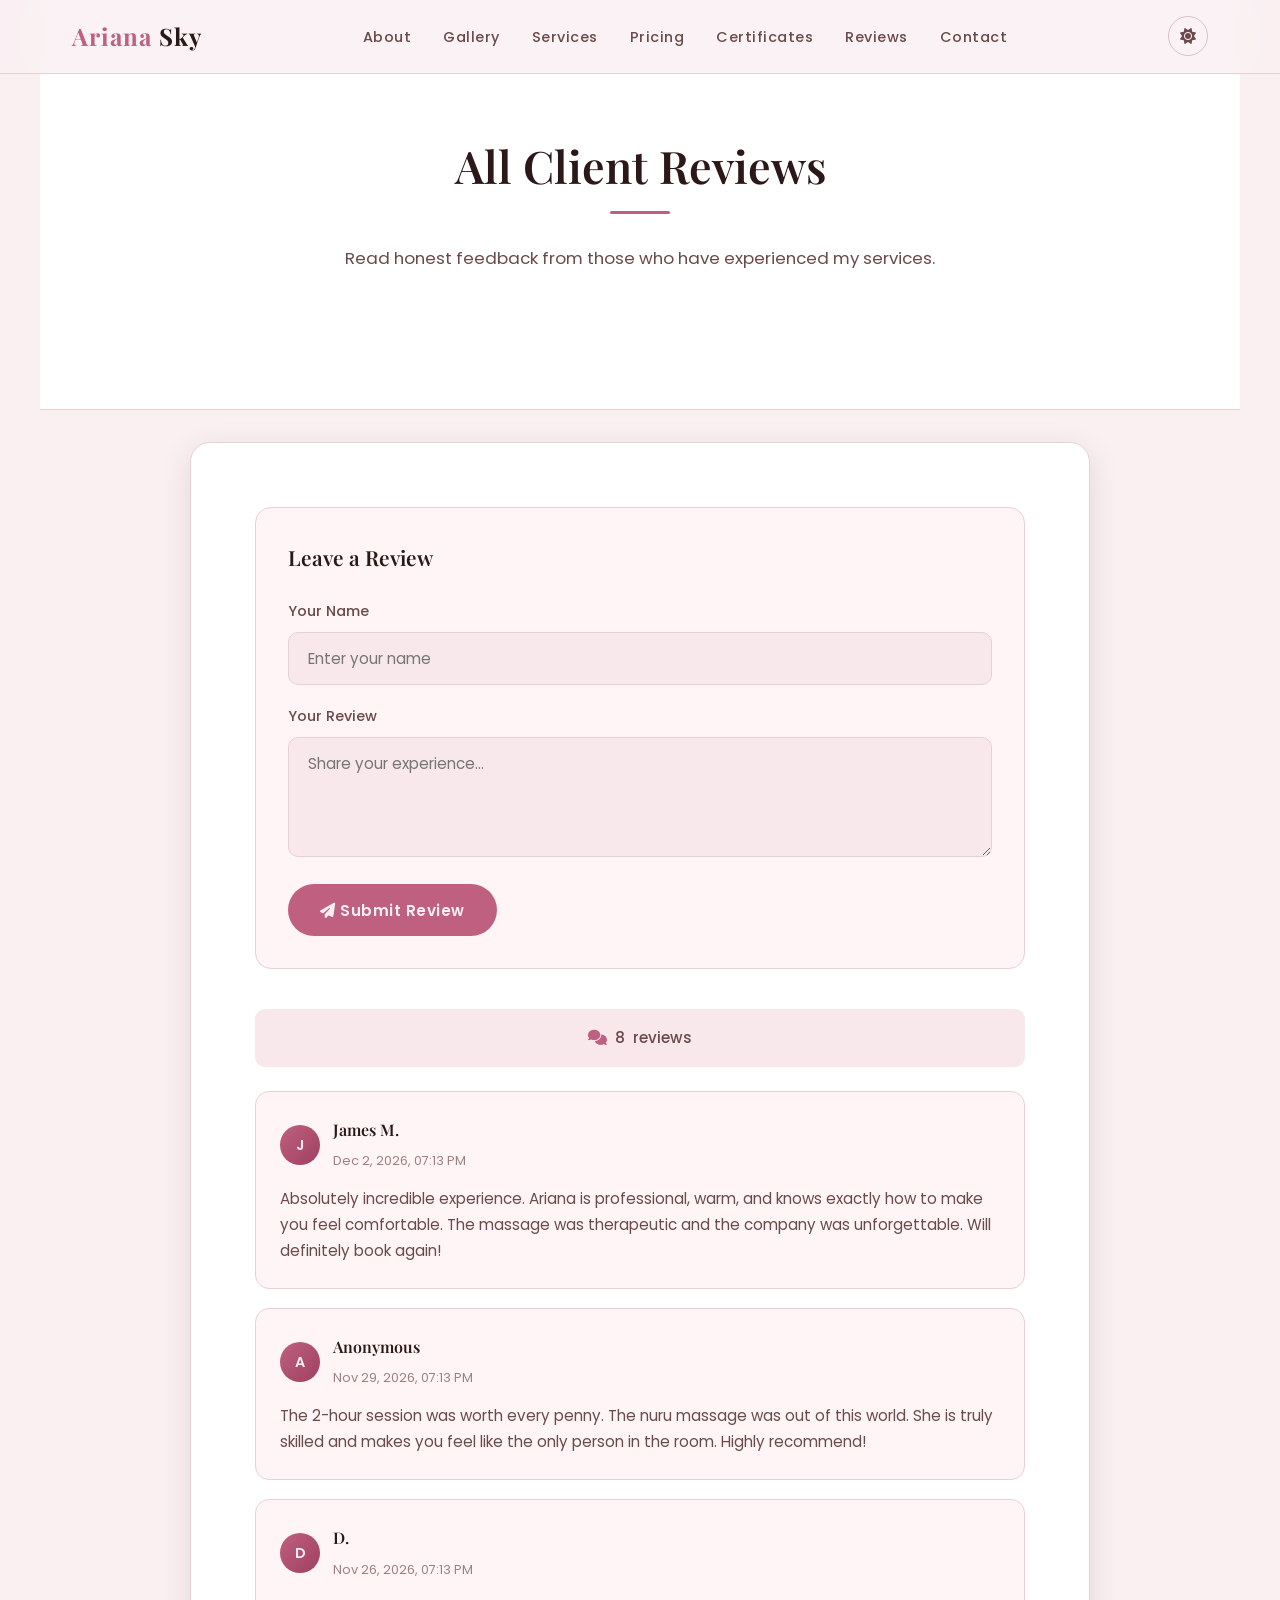
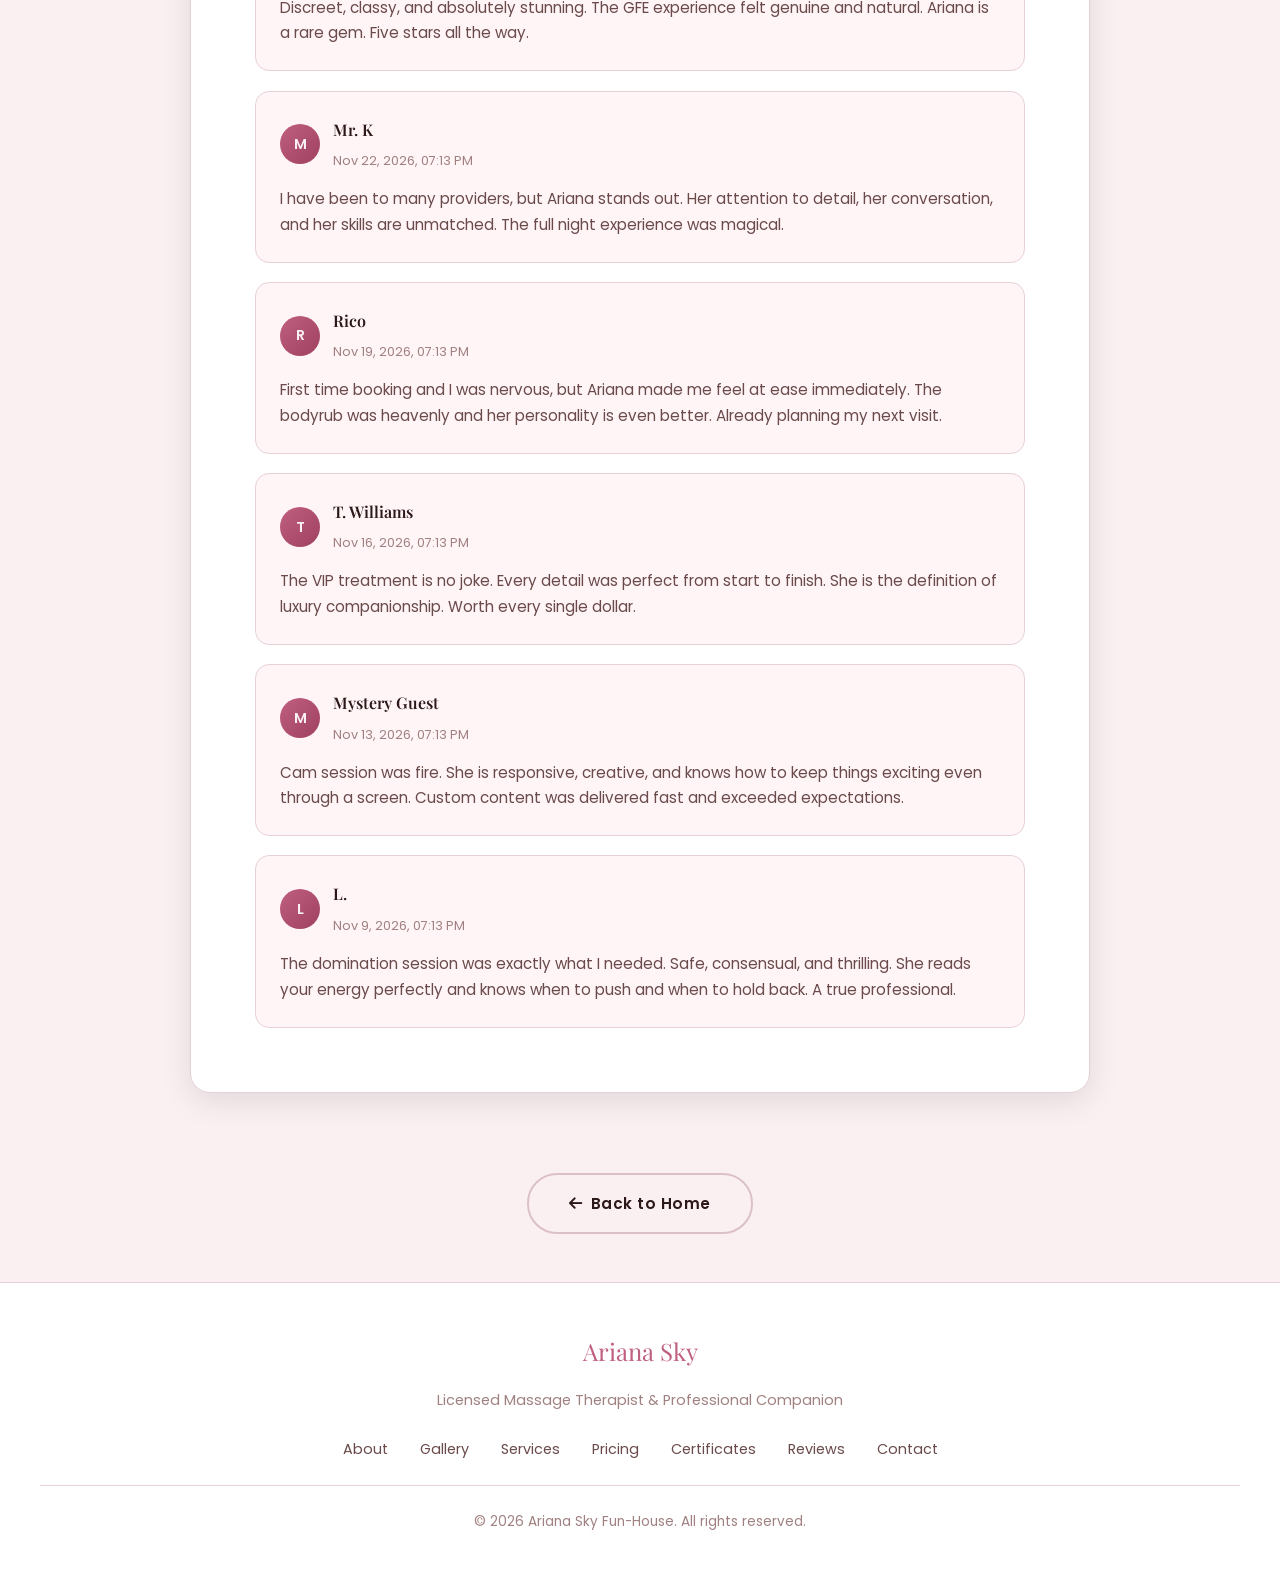
<file: reviews.html>
<!DOCTYPE html>
<html lang="en">
<head>
    <meta charset="UTF-8">
    <meta name="viewport" content="width=device-width, initial-scale=1.0">
    <title>All Reviews - Ariana Sky Fun-House</title>
    <link rel="preconnect" href="https://fonts.googleapis.com">
    <link rel="preconnect" href="https://fonts.gstatic.com" crossorigin>
    <link href="https://fonts.googleapis.com/css2?family=Playfair+Display:wght@400;500;600;700&family=Poppins:wght@300;400;500;600&display=swap" rel="stylesheet">
    <link rel="stylesheet" href="https://cdnjs.cloudflare.com/ajax/libs/font-awesome/6.5.1/css/all.min.css">
    <link rel="stylesheet" href="style.css">
</head>
<body>
    <!-- Navigation -->
    <nav class="navbar">
        <div class="nav-container">
            <a href="index.html" class="logo">Ariana <span>Sky</span></a>
            <ul class="nav-links">
                <li><a href="index.html#about">About</a></li>
                <li><a href="index.html#gallery">Gallery</a></li>
                <li><a href="index.html#services">Services</a></li>
                <li><a href="index.html#pricing">Pricing</a></li>
                <li><a href="index.html#certificates">Certificates</a></li>
                <li><a href="reviews.html">Reviews</a></li>
                <li><a href="index.html#contact">Contact</a></li>
            </ul>
            <div class="nav-actions">
                <button class="theme-toggle" id="themeToggle" title="Toggle Dark Mode">
                    <i class="fas fa-sun"></i>
                </button>
                <button class="mobile-menu-btn"><i class="fas fa-bars"></i></button>
            </div>
        </div>
    </nav>

    <!-- Reviews Page Header -->
    <section class="reviews-page-header" style="padding-top: 8rem;">
        <div class="section-header">
            <h2>All Client Reviews</h2>
            <p>Read honest feedback from those who have experienced my services.</p>
        </div>
    </section>

    <!-- All Reviews Section -->
    <section class="reviews-full">
        <div class="comments-section" style="max-width: 900px; margin: 0 auto;">
            <!-- Admin Panel (hidden by default) -->
            <div class="admin-panel" id="adminPanel">
                <div class="admin-status"><i class="fas fa-circle"></i> Admin Mode Active</div>
                <h4>Admin Controls</h4>
                <div class="admin-controls">
                    <button onclick="loadSampleComments()"><i class="fas fa-database"></i> Load Sample Data</button>
                    <button class="danger" onclick="logoutAdmin()"><i class="fas fa-sign-out-alt"></i> Logout</button>
                </div>
            </div>

            <!-- Comment Form -->
            <div class="comment-form">
                <h3 style="margin-bottom: 1.5rem; font-size: 1.3rem;">Leave a Review</h3>
                <form id="commentForm">
                    <div class="form-group">
                        <label for="commentName">Your Name</label>
                        <input type="text" id="commentName" placeholder="Enter your name" required>
                    </div>
                    <div class="form-group">
                        <label for="commentText">Your Review</label>
                        <textarea id="commentText" placeholder="Share your experience..." required></textarea>
                    </div>
                    <button type="submit" class="submit-btn"><i class="fas fa-paper-plane"></i> Submit Review</button>
                </form>
            </div>

            <!-- Reviews Count -->
            <div class="reviews-count" id="reviewsCount">
                <i class="fas fa-comments"></i> <span id="totalReviews">0</span> reviews
            </div>

            <!-- All Comments -->
            <div class="comments-list" id="allCommentsList">
                <!-- All comments loaded from Google Sheets -->
            </div>

            <!-- Pagination -->
            <div class="pagination" id="pagination">
                <button class="pagination-btn" id="prevPage" onclick="changePage(-1)">
                    <i class="fas fa-chevron-left"></i> Previous
                </button>
                <span class="pagination-info" id="pageInfo">Page 1 of 1</span>
                <button class="pagination-btn" id="nextPage" onclick="changePage(1)">
                    Next <i class="fas fa-chevron-right"></i>
                </button>
            </div>
        </div>
    </section>

    <!-- Back to Home -->
    <section class="back-home" style="text-align: center; padding: 3rem 2rem;">
        <a href="index.html" class="btn-secondary">
            <i class="fas fa-arrow-left"></i> Back to Home
        </a>
    </section>

    <!-- Footer -->
    <footer>
        <div class="footer-content">
            <div class="footer-logo">Ariana Sky</div>
            <p class="footer-text">Licensed Massage Therapist & Professional Companion</p>
            <div class="footer-links">
                <a href="index.html#about">About</a>
                <a href="index.html#gallery">Gallery</a>
                <a href="index.html#services">Services</a>
                <a href="index.html#pricing">Pricing</a>
                <a href="index.html#certificates">Certificates</a>
                <a href="reviews.html">Reviews</a>
                <a href="index.html#contact">Contact</a>
            </div>
            <div class="footer-bottom">
                &copy; 2026 Ariana Sky Fun-House. All rights reserved.
            </div>
        </div>
    </footer>

    <!-- Admin Login Modal -->
    <div class="modal-overlay" id="adminModal">
        <div class="modal">
            <h3><i class="fas fa-lock"></i> Admin Access</h3>
            <p>Enter your admin password to manage reviews and content.</p>
            <div class="form-group">
                <label for="adminPassword">Password</label>
                <input type="password" id="adminPassword" placeholder="Enter admin password">
            </div>
            <div class="modal-actions">
                <button class="btn-cancel" onclick="closeAdminModal()">Cancel</button>
                <button class="btn-confirm" onclick="loginAdmin()">Login</button>
            </div>
        </div>
    </div>

    <!-- Toast Container -->
    <div class="toast" id="toast">
        <i class="fas fa-check-circle"></i>
        <span id="toastMessage">Message</span>
    </div>

    <script src="script.js"></script>
    <script>
        // Reviews page specific: load all comments with pagination
        const COMMENTS_PER_PAGE = 10;
        let currentPage = 1;

        function renderAllComments() {
            const list = document.getElementById('allCommentsList');
            const countEl = document.getElementById('totalReviews');
            const allComments = getAllComments();

            countEl.textContent = allComments.length;

            const totalPages = Math.ceil(allComments.length / COMMENTS_PER_PAGE);

            if (allComments.length === 0) {
                list.innerHTML = '<div class="no-comments"><i class="fas fa-comments"></i><p>No reviews yet. Be the first to share your experience!</p></div>';
                document.getElementById('pagination').style.display = 'none';
                return;
            }

            const start = (currentPage - 1) * COMMENTS_PER_PAGE;
            const end = start + COMMENTS_PER_PAGE;
            const pageComments = allComments.slice(start, end);

            list.innerHTML = pageComments.map((comment) => `
                <div class="comment-item" data-id="${comment.id}">
                    <div class="comment-header">
                        <div class="comment-author">
                            <div class="comment-avatar">${comment.name.charAt(0).toUpperCase()}</div>
                            <div class="comment-meta">
                                <h4>${escapeHtml(comment.name)}</h4>
                                <time>${formatDate(comment.date)}</time>
                            </div>
                        </div>
                        ${isAdmin ? `
                            <div class="comment-actions">
                                ${!comment.isPreloaded ? `
                                <button class="edit-btn" onclick="editComment('${comment.id}')" title="Edit">
                                    <i class="fas fa-pen"></i>
                                </button>
                                ` : ''}
                                <button onclick="deleteComment('${comment.id}')" title="Delete">
                                    <i class="fas fa-trash"></i>
                                </button>
                            </div>
                        ` : ''}
                    </div>
                    <div class="comment-text">${escapeHtml(comment.text)}</div>
                </div>
            `).join('');

            // Update pagination
            document.getElementById('pageInfo').textContent = `Page ${currentPage} of ${totalPages}`;
            document.getElementById('prevPage').disabled = currentPage === 1;
            document.getElementById('nextPage').disabled = currentPage === totalPages || totalPages === 0;
            document.getElementById('pagination').style.display = totalPages > 1 ? 'flex' : 'none';
        }

        function changePage(direction) {
            const allComments = getAllComments();
            const totalPages = Math.ceil(allComments.length / COMMENTS_PER_PAGE);
            currentPage += direction;
            if (currentPage < 1) currentPage = 1;
            if (currentPage > totalPages) currentPage = totalPages;
            renderAllComments();
            window.scrollTo({ top: 0, behavior: 'smooth' });
        }

        // Load all comments on page load
        if (document.getElementById('allCommentsList')) {
            renderAllComments();
        }
    </script>
</body>
</html>
</file>
<file: style.css>
/* ========================
   ARIANA SKY FUN-HOUSE
   Pink & Cream Theme
   ======================== */

:root {
    --bg-primary: #faf0f2;
    --bg-secondary: #ffffff;
    --bg-card: #fff5f7;
    --bg-elevated: #f8e8ec;
    --text-primary: #2c1818;
    --text-secondary: #6a4a4a;
    --text-muted: #a08080;
    --accent: #c06080;
    --accent-hover: #a04060;
    --accent-glow: rgba(192, 96, 128, 0.2);
    --border: #e8d0d8;
    --border-light: #dcc0c8;
    --danger: #c94e6e;
    --danger-hover: #d66080;
    --success: #6a9e7a;
    --shadow: 0 8px 32px rgba(0,0,0,0.1);
    --shadow-sm: 0 2px 8px rgba(0,0,0,0.06);
    --transition: all 0.3s cubic-bezier(0.4, 0, 0.2, 1);
}

[data-theme="dark"] {
    --bg-primary: #1a0f14;
    --bg-secondary: #24161c;
    --bg-card: #2a1a20;
    --bg-elevated: #331f28;
    --text-primary: #f5e6d8;
    --text-secondary: #d4b8a8;
    --text-muted: #a08070;
    --accent: #e8a4b8;
    --accent-hover: #f0b8c8;
    --accent-glow: rgba(232, 164, 184, 0.3);
    --border: #3a252e;
    --border-light: #4a2f3a;
    --shadow: 0 8px 32px rgba(0,0,0,0.4);
    --shadow-sm: 0 2px 8px rgba(0,0,0,0.2);
}

* {
    margin: 0;
    padding: 0;
    box-sizing: border-box;
}

html {
    scroll-behavior: smooth;
}

body {
    font-family: 'Poppins', sans-serif;
    background: var(--bg-primary);
    color: var(--text-primary);
    line-height: 1.7;
    transition: var(--transition);
    overflow-x: hidden;
}

h1, h2, h3, h4 {
    font-family: 'Playfair Display', serif;
    font-weight: 600;
}

/* Scrollbar */
::-webkit-scrollbar {
    width: 8px;
}
::-webkit-scrollbar-track {
    background: var(--bg-primary);
}
::-webkit-scrollbar-thumb {
    background: var(--accent);
    border-radius: 4px;
}

/* Navigation */
.navbar {
    position: fixed;
    top: 0;
    left: 0;
    right: 0;
    z-index: 1000;
    background: rgba(250, 240, 242, 0.85);
    backdrop-filter: blur(20px);
    border-bottom: 1px solid var(--border);
    transition: var(--transition);
}

[data-theme="dark"] .navbar {
    background: rgba(26, 15, 20, 0.85);
}

.nav-container {
    max-width: 1200px;
    margin: 0 auto;
    padding: 1rem 2rem;
    display: flex;
    justify-content: space-between;
    align-items: center;
}

.logo {
    font-family: 'Playfair Display', serif;
    font-size: 1.5rem;
    font-weight: 700;
    color: var(--accent);
    text-decoration: none;
    letter-spacing: 1px;
}

.logo span {
    color: var(--text-primary);
}

.nav-links {
    display: flex;
    gap: 2rem;
    align-items: center;
    list-style: none;
}

.nav-links a {
    color: var(--text-secondary);
    text-decoration: none;
    font-size: 0.9rem;
    font-weight: 500;
    letter-spacing: 0.5px;
    transition: var(--transition);
    position: relative;
}

.nav-links a::after {
    content: '';
    position: absolute;
    bottom: -4px;
    left: 0;
    width: 0;
    height: 2px;
    background: var(--accent);
    transition: var(--transition);
}

.nav-links a:hover {
    color: var(--accent);
}

.nav-links a:hover::after {
    width: 100%;
}

.nav-actions {
    display: flex;
    gap: 1rem;
    align-items: center;
}

.theme-toggle {
    background: none;
    border: 1px solid var(--border-light);
    color: var(--text-secondary);
    width: 40px;
    height: 40px;
    border-radius: 50%;
    cursor: pointer;
    display: flex;
    align-items: center;
    justify-content: center;
    transition: var(--transition);
    font-size: 1rem;
}

.theme-toggle:hover {
    border-color: var(--accent);
    color: var(--accent);
    transform: rotate(20deg);
}

.admin-btn {
    background: var(--accent);
    color: var(--bg-primary);
    border: none;
    padding: 0.6rem 1.2rem;
    border-radius: 30px;
    font-family: 'Poppins', sans-serif;
    font-weight: 600;
    font-size: 0.85rem;
    cursor: pointer;
    transition: var(--transition);
    letter-spacing: 0.5px;
}

.admin-btn:hover {
    background: var(--accent-hover);
    transform: translateY(-2px);
    box-shadow: 0 4px 15px var(--accent-glow);
}

.mobile-menu-btn {
    display: none;
    background: none;
    border: none;
    color: var(--text-primary);
    font-size: 1.5rem;
    cursor: pointer;
}

/* Hero Section */
.hero {
    min-height: 100vh;
    display: flex;
    align-items: center;
    justify-content: center;
    position: relative;
    overflow: hidden;
    padding: 6rem 2rem 4rem;
}

.hero-bg {
    position: absolute;
    inset: 0;
    background: linear-gradient(135deg, #f8e0e0 0%, #faf0f2 50%, #f5e0e8 100%);
    z-index: -2;
}

[data-theme="dark"] .hero-bg {
    background: linear-gradient(135deg, #1a0a10 0%, #1a0f14 50%, #241018 100%);
}

.hero-particles {
    position: absolute;
    inset: 0;
    z-index: -1;
    opacity: 0.3;
}

.hero-content {
    text-align: center;
    max-width: 800px;
    z-index: 1;
}

.hero-logo {
    margin-bottom: 1.5rem;
    animation: fadeInUp 0.8s ease;
}

.hero-logo-img {
    max-width: 200px;
    height: auto;
    border-radius: 16px;
    filter: drop-shadow(0 4px 20px rgba(192, 96, 128, 0.3));
}

.hero-badge {
    display: inline-block;
    padding: 0.4rem 1.2rem;
    border: 1px solid var(--accent);
    border-radius: 30px;
    color: var(--accent);
    font-size: 0.8rem;
    font-weight: 500;
    letter-spacing: 2px;
    text-transform: uppercase;
    margin-bottom: 1.5rem;
    animation: fadeInUp 0.8s ease 0.2s both;
}

.hero h1 {
    font-size: clamp(2.5rem, 6vw, 4.5rem);
    line-height: 1.1;
    margin-bottom: 1.5rem;
    animation: fadeInUp 0.8s ease 0.4s both;
}

.hero h1 .highlight {
    color: var(--accent);
    position: relative;
}

.hero p {
    font-size: 1.1rem;
    color: var(--text-secondary);
    max-width: 600px;
    margin: 0 auto 2.5rem;
    animation: fadeInUp 0.8s ease 0.6s both;
}

.hero-cta {
    display: flex;
    gap: 1rem;
    justify-content: center;
    flex-wrap: wrap;
    animation: fadeInUp 0.8s ease 0.8s both;
}

.btn-primary {
    background: var(--accent);
    color: var(--bg-primary);
    padding: 1rem 2.5rem;
    border-radius: 30px;
    text-decoration: none;
    font-weight: 600;
    font-size: 0.95rem;
    letter-spacing: 0.5px;
    transition: var(--transition);
    display: inline-block;
    border: 2px solid var(--accent);
}

.btn-primary:hover {
    background: transparent;
    color: var(--accent);
    transform: translateY(-3px);
    box-shadow: 0 8px 25px var(--accent-glow);
}

.btn-secondary {
    background: transparent;
    color: var(--text-primary);
    padding: 1rem 2.5rem;
    border-radius: 30px;
    text-decoration: none;
    font-weight: 600;
    font-size: 0.95rem;
    letter-spacing: 0.5px;
    transition: var(--transition);
    display: inline-block;
    border: 2px solid var(--border-light);
}

.btn-secondary:hover {
    border-color: var(--accent);
    color: var(--accent);
    transform: translateY(-3px);
}

/* Section Styles */
section {
    padding: 5rem 2rem;
    max-width: 1200px;
    margin: 0 auto;
}

.section-header {
    text-align: center;
    margin-bottom: 3.5rem;
}

.section-header h2 {
    font-size: clamp(2rem, 4vw, 2.8rem);
    margin-bottom: 1rem;
    position: relative;
    display: inline-block;
}

.section-header h2::after {
    content: '';
    position: absolute;
    bottom: -10px;
    left: 50%;
    transform: translateX(-50%);
    width: 60px;
    height: 3px;
    background: var(--accent);
    border-radius: 2px;
}

.section-header p {
    color: var(--text-secondary);
    max-width: 600px;
    margin: 1.5rem auto 0;
    font-size: 1.05rem;
}

/* About Section */
.about {
    background: var(--bg-secondary);
    border-radius: 20px;
    margin: 2rem auto;
    padding: 4rem;
    box-shadow: var(--shadow);
    border: 1px solid var(--border);
}

.about-grid {
    display: grid;
    grid-template-columns: 1fr 1fr;
    gap: 4rem;
    align-items: center;
}

.about-image {
    position: relative;
    border-radius: 16px;
    overflow: hidden;
    aspect-ratio: 3/4;
    background: var(--bg-elevated);
    display: flex;
    align-items: center;
    justify-content: center;
}

.about-image-placeholder {
    width: 100%;
    height: 100%;
    background: linear-gradient(135deg, var(--bg-elevated), var(--bg-card));
    display: flex;
    flex-direction: column;
    align-items: center;
    justify-content: center;
    color: var(--text-muted);
}

.about-image-placeholder i {
    font-size: 4rem;
    margin-bottom: 1rem;
    color: var(--accent);
    opacity: 0.5;
}

.about-image::before {
    content: '';
    position: absolute;
    inset: -2px;
    border-radius: 18px;
    background: linear-gradient(135deg, var(--accent), transparent, var(--accent));
    z-index: -1;
    opacity: 0.3;
}

.about-content h3 {
    font-size: 2rem;
    margin-bottom: 1.5rem;
    color: var(--accent);
}

.about-content p {
    color: var(--text-secondary);
    margin-bottom: 1.2rem;
    font-size: 1.05rem;
}

.values-list {
    display: grid;
    grid-template-columns: 1fr 1fr;
    gap: 1rem;
    margin-top: 2rem;
}

.value-item {
    display: flex;
    align-items: center;
    gap: 0.8rem;
    padding: 0.8rem 1rem;
    background: var(--bg-card);
    border-radius: 10px;
    border: 1px solid var(--border);
    transition: var(--transition);
}

.value-item:hover {
    border-color: var(--accent);
    transform: translateX(5px);
}

.value-item i {
    color: var(--accent);
    font-size: 1.1rem;
}

.value-item span {
    font-weight: 500;
    font-size: 0.95rem;
}

/* Services Section */
.services-grid {
    display: grid;
    grid-template-columns: repeat(auto-fit, minmax(280px, 1fr));
    gap: 1.5rem;
}

.service-card {
    background: var(--bg-card);
    border: 1px solid var(--border);
    border-radius: 16px;
    padding: 2rem;
    transition: var(--transition);
    position: relative;
    overflow: hidden;
}

.service-card::before {
    content: '';
    position: absolute;
    top: 0;
    left: 0;
    right: 0;
    height: 3px;
    background: linear-gradient(90deg, var(--accent), transparent);
    opacity: 0;
    transition: var(--transition);
}

.service-card:hover {
    transform: translateY(-5px);
    box-shadow: var(--shadow);
    border-color: var(--border-light);
}

.service-card:hover::before {
    opacity: 1;
}

.service-icon {
    width: 50px;
    height: 50px;
    background: var(--bg-elevated);
    border-radius: 12px;
    display: flex;
    align-items: center;
    justify-content: center;
    margin-bottom: 1.2rem;
    font-size: 1.3rem;
    color: var(--accent);
    border: 1px solid var(--border);
}

.service-card h3 {
    font-size: 1.3rem;
    margin-bottom: 0.8rem;
}

.service-card p {
    color: var(--text-secondary);
    font-size: 0.95rem;
    line-height: 1.6;
}

/* Pricing Section */
.pricing {
    background: var(--bg-secondary);
    border-radius: 20px;
    padding: 4rem;
    box-shadow: var(--shadow);
    border: 1px solid var(--border);
}

.pricing-grid {
    display: grid;
    grid-template-columns: repeat(auto-fit, minmax(300px, 1fr));
    gap: 1.5rem;
}

.pricing-card {
    background: var(--bg-card);
    border: 1px solid var(--border);
    border-radius: 16px;
    padding: 2rem;
    transition: var(--transition);
    position: relative;
}

.pricing-card.featured {
    border-color: var(--accent);
    transform: scale(1.02);
}

.pricing-card.featured::before {
    content: 'Most Popular';
    position: absolute;
    top: -12px;
    left: 50%;
    transform: translateX(-50%);
    background: var(--accent);
    color: var(--bg-primary);
    padding: 0.3rem 1rem;
    border-radius: 20px;
    font-size: 0.75rem;
    font-weight: 600;
    letter-spacing: 0.5px;
}

.pricing-card:hover {
    transform: translateY(-5px);
    box-shadow: var(--shadow);
}

.pricing-card.featured:hover {
    transform: scale(1.02) translateY(-5px);
}

.pricing-header {
    margin-bottom: 1.5rem;
    padding-bottom: 1.5rem;
    border-bottom: 1px solid var(--border);
}

.pricing-header h3 {
    font-size: 1.1rem;
    color: var(--text-secondary);
    margin-bottom: 0.5rem;
    text-transform: uppercase;
    letter-spacing: 1px;
}

.pricing-price {
    font-size: 2.5rem;
    font-weight: 700;
    color: var(--accent);
    font-family: 'Playfair Display', serif;
}

.pricing-price span {
    font-size: 1rem;
    color: var(--text-muted);
    font-weight: 400;
    font-family: 'Poppins', sans-serif;
}

.pricing-features {
    list-style: none;
}

.pricing-features li {
    padding: 0.6rem 0;
    color: var(--text-secondary);
    font-size: 0.95rem;
    display: flex;
    align-items: center;
    gap: 0.6rem;
}

.pricing-features li i {
    color: var(--accent);
    font-size: 0.8rem;
}

.digital-services {
    margin-top: 2rem;
    padding: 1.5rem;
    background: var(--bg-elevated);
    border-radius: 12px;
    border: 1px solid var(--border);
}

.digital-services h4 {
    font-size: 1.1rem;
    margin-bottom: 1rem;
    color: var(--accent);
}

.digital-grid {
    display: grid;
    grid-template-columns: repeat(auto-fit, minmax(200px, 1fr));
    gap: 1rem;
}

.digital-item {
    display: flex;
    justify-content: space-between;
    align-items: center;
    padding: 0.8rem 1rem;
    background: var(--bg-card);
    border-radius: 8px;
    border: 1px solid var(--border);
}

.digital-item span:first-child {
    color: var(--text-secondary);
    font-size: 0.9rem;
}

.digital-item span:last-child {
    color: var(--accent);
    font-weight: 600;
    font-family: 'Playfair Display', serif;
}

/* Certificates Section */
.certificates-grid {
    display: grid;
    grid-template-columns: repeat(auto-fit, minmax(350px, 1fr));
    gap: 2rem;
}

.certificate-card {
    background: var(--bg-card);
    border: 1px solid var(--border);
    border-radius: 16px;
    overflow: hidden;
    transition: var(--transition);
    box-shadow: var(--shadow-sm);
}

.certificate-card:hover {
    transform: translateY(-5px);
    box-shadow: var(--shadow);
    border-color: var(--border-light);
}

.certificate-image {
    width: 100%;
    aspect-ratio: 4/3;
    overflow: hidden;
    background: var(--bg-elevated);
}

.certificate-image img {
    width: 100%;
    height: 100%;
    object-fit: cover;
    transition: var(--transition);
}

.certificate-card:hover .certificate-image img {
    transform: scale(1.03);
}

.certificate-info {
    padding: 1.5rem;
}

.certificate-info h3 {
    font-size: 1.2rem;
    margin-bottom: 0.5rem;
    color: var(--accent);
}

.certificate-info p {
    color: var(--text-secondary);
    font-size: 0.9rem;
    line-height: 1.6;
}

/* Comments Section */
.comments-section {
    background: var(--bg-secondary);
    border-radius: 20px;
    padding: 4rem;
    box-shadow: var(--shadow);
    border: 1px solid var(--border);
}

.comment-form {
    background: var(--bg-card);
    border: 1px solid var(--border);
    border-radius: 16px;
    padding: 2rem;
    margin-bottom: 2.5rem;
}

.form-group {
    margin-bottom: 1.2rem;
}

.form-group label {
    display: block;
    margin-bottom: 0.5rem;
    color: var(--text-secondary);
    font-size: 0.9rem;
    font-weight: 500;
}

.form-group input,
.form-group textarea {
    width: 100%;
    padding: 0.9rem 1.2rem;
    background: var(--bg-elevated);
    border: 1px solid var(--border);
    border-radius: 10px;
    color: var(--text-primary);
    font-family: 'Poppins', sans-serif;
    font-size: 0.95rem;
    transition: var(--transition);
}

.form-group input:focus,
.form-group textarea:focus {
    outline: none;
    border-color: var(--accent);
    box-shadow: 0 0 0 3px var(--accent-glow);
}

.form-group textarea {
    min-height: 120px;
    resize: vertical;
}

.submit-btn {
    background: var(--accent);
    color: var(--bg-primary);
    border: none;
    padding: 0.9rem 2rem;
    border-radius: 30px;
    font-family: 'Poppins', sans-serif;
    font-weight: 600;
    font-size: 0.95rem;
    cursor: pointer;
    transition: var(--transition);
    letter-spacing: 0.5px;
}

.submit-btn:hover {
    background: var(--accent-hover);
    transform: translateY(-2px);
    box-shadow: 0 4px 15px var(--accent-glow);
}

.comments-list {
    display: flex;
    flex-direction: column;
    gap: 1.2rem;
}

.comment-item {
    background: var(--bg-card);
    border: 1px solid var(--border);
    border-radius: 14px;
    padding: 1.5rem;
    transition: var(--transition);
    position: relative;
}

.comment-item:hover {
    border-color: var(--border-light);
}

.comment-header {
    display: flex;
    justify-content: space-between;
    align-items: center;
    margin-bottom: 0.8rem;
}

.comment-author {
    display: flex;
    align-items: center;
    gap: 0.8rem;
}

.comment-avatar {
    width: 40px;
    height: 40px;
    border-radius: 50%;
    background: linear-gradient(135deg, var(--accent), var(--accent-hover));
    display: flex;
    align-items: center;
    justify-content: center;
    color: var(--bg-primary);
    font-weight: 600;
    font-size: 0.9rem;
}

.comment-meta h4 {
    font-size: 1rem;
    margin-bottom: 0.2rem;
}

.comment-meta time {
    font-size: 0.8rem;
    color: var(--text-muted);
}

.comment-actions {
    display: flex;
    gap: 0.5rem;
}

.comment-actions button {
    background: none;
    border: 1px solid var(--border);
    color: var(--text-muted);
    width: 32px;
    height: 32px;
    border-radius: 8px;
    cursor: pointer;
    display: flex;
    align-items: center;
    justify-content: center;
    transition: var(--transition);
    font-size: 0.85rem;
}

.comment-actions button:hover {
    border-color: var(--danger);
    color: var(--danger);
    background: rgba(201, 78, 110, 0.1);
}

.comment-actions button.edit-btn:hover {
    border-color: var(--accent);
    color: var(--accent);
    background: var(--accent-glow);
}

.comment-text {
    color: var(--text-secondary);
    font-size: 0.95rem;
    line-height: 1.7;
}

.no-comments {
    text-align: center;
    padding: 3rem;
    color: var(--text-muted);
}

.no-comments i {
    font-size: 3rem;
    margin-bottom: 1rem;
    opacity: 0.5;
}

/* Contact / Social Section */
.contact-section {
    text-align: center;
}

.contact-info {
    display: flex;
    justify-content: center;
    gap: 2rem;
    margin-bottom: 2rem;
    flex-wrap: wrap;
}

.contact-item {
    display: flex;
    align-items: center;
    gap: 0.8rem;
    padding: 1rem 1.5rem;
    background: var(--bg-card);
    border: 1px solid var(--border);
    border-radius: 12px;
    color: var(--text-secondary);
    font-size: 0.95rem;
    font-weight: 500;
    transition: var(--transition);
}

.contact-item:hover {
    border-color: var(--accent);
    color: var(--accent);
    transform: translateY(-2px);
    box-shadow: var(--shadow-sm);
}

.contact-item i {
    color: var(--accent);
    font-size: 1.1rem;
}

.social-links {
    display: flex;
    justify-content: center;
    gap: 1.5rem;
    margin-top: 2rem;
    flex-wrap: wrap;
}

.social-link {
    display: flex;
    flex-direction: column;
    align-items: center;
    gap: 0.5rem;
    padding: 1.5rem 2rem;
    background: var(--bg-card);
    border: 1px solid var(--border);
    border-radius: 16px;
    text-decoration: none;
    color: var(--text-secondary);
    transition: var(--transition);
    min-width: 140px;
}

.social-link:hover {
    transform: translateY(-5px);
    border-color: var(--accent);
    box-shadow: var(--shadow);
}

.social-link i {
    font-size: 2rem;
    color: var(--accent);
    transition: var(--transition);
}

.social-link:hover i {
    transform: scale(1.1);
}

.social-link span {
    font-size: 0.9rem;
    font-weight: 500;
}

/* Footer */
footer {
    background: var(--bg-secondary);
    border-top: 1px solid var(--border);
    padding: 3rem 2rem;
    text-align: center;
}

.footer-content {
    max-width: 1200px;
    margin: 0 auto;
}

.footer-logo {
    font-family: 'Playfair Display', serif;
    font-size: 1.5rem;
    color: var(--accent);
    margin-bottom: 1rem;
}

.footer-text {
    color: var(--text-muted);
    font-size: 0.9rem;
    margin-bottom: 1.5rem;
}

.footer-links {
    display: flex;
    justify-content: center;
    gap: 2rem;
    margin-bottom: 1.5rem;
    flex-wrap: wrap;
}

.footer-links a {
    color: var(--text-secondary);
    text-decoration: none;
    font-size: 0.9rem;
    transition: var(--transition);
}

.footer-links a:hover {
    color: var(--accent);
}

.footer-bottom {
    color: var(--text-muted);
    font-size: 0.85rem;
    padding-top: 1.5rem;
    border-top: 1px solid var(--border);
}

/* Admin Modal */
.modal-overlay {
    position: fixed;
    inset: 0;
    background: rgba(0,0,0,0.7);
    backdrop-filter: blur(5px);
    z-index: 2000;
    display: none;
    align-items: center;
    justify-content: center;
    padding: 2rem;
}

.modal-overlay.active {
    display: flex;
}

.modal {
    background: var(--bg-secondary);
    border: 1px solid var(--border);
    border-radius: 20px;
    padding: 2.5rem;
    max-width: 450px;
    width: 100%;
    box-shadow: var(--shadow);
    animation: modalIn 0.3s ease;
}

@keyframes modalIn {
    from { opacity: 0; transform: scale(0.9); }
    to { opacity: 1; transform: scale(1); }
}

.modal h3 {
    font-size: 1.5rem;
    margin-bottom: 0.5rem;
    text-align: center;
}

.modal p {
    color: var(--text-secondary);
    text-align: center;
    margin-bottom: 1.5rem;
    font-size: 0.95rem;
}

.modal .form-group {
    margin-bottom: 1.5rem;
}

.modal-actions {
    display: flex;
    gap: 1rem;
}

.modal-actions button {
    flex: 1;
    padding: 0.9rem;
    border-radius: 10px;
    font-family: 'Poppins', sans-serif;
    font-weight: 600;
    font-size: 0.95rem;
    cursor: pointer;
    transition: var(--transition);
    border: none;
}

.modal-actions .btn-cancel {
    background: var(--bg-elevated);
    color: var(--text-secondary);
    border: 1px solid var(--border);
}

.modal-actions .btn-cancel:hover {
    border-color: var(--text-muted);
    color: var(--text-primary);
}

.modal-actions .btn-confirm {
    background: var(--accent);
    color: var(--bg-primary);
}

.modal-actions .btn-confirm:hover {
    background: var(--accent-hover);
}

.admin-panel {
    display: none;
    background: var(--bg-card);
    border: 1px solid var(--accent);
    border-radius: 16px;
    padding: 2rem;
    margin-bottom: 2rem;
    animation: fadeIn 0.3s ease;
}

.admin-panel.active {
    display: block;
}

.admin-panel h4 {
    color: var(--accent);
    margin-bottom: 1rem;
    font-size: 1.2rem;
}

.admin-status {
    display: inline-flex;
    align-items: center;
    gap: 0.5rem;
    padding: 0.4rem 1rem;
    background: rgba(106, 158, 122, 0.15);
    color: var(--success);
    border-radius: 20px;
    font-size: 0.85rem;
    font-weight: 500;
    margin-bottom: 1rem;
}

.admin-status i {
    font-size: 0.7rem;
}

.admin-controls {
    display: flex;
    gap: 1rem;
    flex-wrap: wrap;
}

.admin-controls button {
    padding: 0.6rem 1.2rem;
    border-radius: 8px;
    font-family: 'Poppins', sans-serif;
    font-weight: 500;
    font-size: 0.85rem;
    cursor: pointer;
    transition: var(--transition);
    border: 1px solid var(--border);
    background: var(--bg-elevated);
    color: var(--text-secondary);
}

.admin-controls button:hover {
    border-color: var(--accent);
    color: var(--accent);
}

.admin-controls button.danger {
    border-color: var(--danger);
    color: var(--danger);
}

.admin-controls button.danger:hover {
    background: rgba(201, 78, 110, 0.1);
}

/* Animations */
@keyframes fadeInUp {
    from {
        opacity: 0;
        transform: translateY(30px);
    }
    to {
        opacity: 1;
        transform: translateY(0);
    }
}

@keyframes fadeIn {
    from { opacity: 0; }
    to { opacity: 1; }
}

/* Scroll Reveal */
.reveal {
    opacity: 0;
    transform: translateY(40px);
    transition: all 0.8s cubic-bezier(0.4, 0, 0.2, 1);
}

.reveal.active {
    opacity: 1;
    transform: translateY(0);
}

/* Mobile Responsive */
@media (max-width: 768px) {
    .nav-links {
        display: none;
    }

    .mobile-menu-btn {
        display: block;
    }

    .about-grid {
        grid-template-columns: 1fr;
        gap: 2rem;
    }

    .about {
        padding: 2rem;
    }

    .pricing {
        padding: 2rem;
    }

    .comments-section {
        padding: 2rem;
    }

    .values-list {
        grid-template-columns: 1fr;
    }

    .hero-cta {
        flex-direction: column;
        align-items: center;
    }

    .btn-primary, .btn-secondary {
        width: 100%;
        max-width: 280px;
        text-align: center;
    }

    .social-links {
        gap: 1rem;
    }

    .social-link {
        min-width: 100px;
        padding: 1rem;
    }

    .certificates-grid {
        grid-template-columns: 1fr;
    }

    .contact-info {
        flex-direction: column;
        align-items: center;
    }

    .hero-logo-img {
        max-width: 150px;
    }
}

/* Toast Notification */
.toast {
    position: fixed;
    bottom: 2rem;
    right: 2rem;
    background: var(--bg-secondary);
    border: 1px solid var(--border);
    border-radius: 12px;
    padding: 1rem 1.5rem;
    box-shadow: var(--shadow);
    display: flex;
    align-items: center;
    gap: 0.8rem;
    z-index: 3000;
    transform: translateX(150%);
    transition: transform 0.4s cubic-bezier(0.4, 0, 0.2, 1);
}

.toast.show {
    transform: translateX(0);
}

.toast i {
    font-size: 1.2rem;
}

.toast.success i { color: var(--success); }
.toast.error i { color: var(--danger); }
.toast.info i { color: var(--accent); }

.toast span {
    font-size: 0.9rem;
    font-weight: 500;
}

/* Gallery Section */
.gallery-grid {
    display: grid;
    grid-template-columns: repeat(4, 1fr);
    grid-auto-rows: 280px;
    gap: 1rem;
}

.gallery-item {
    position: relative;
    border-radius: 16px;
    overflow: hidden;
    cursor: pointer;
    background: var(--bg-card);
    border: 1px solid var(--border);
    transition: var(--transition);
}

.gallery-item:hover {
    transform: translateY(-3px);
    box-shadow: var(--shadow);
    border-color: var(--border-light);
}

.gallery-item img {
    width: 100%;
    height: 100%;
    object-fit: cover;
    transition: var(--transition);
}

.gallery-item:hover img {
    transform: scale(1.05);
}

.gallery-item.large {
    grid-column: span 2;
    grid-row: span 2;
}

.gallery-overlay {
    position: absolute;
    inset: 0;
    background: rgba(0,0,0,0.4);
    display: flex;
    align-items: center;
    justify-content: center;
    opacity: 0;
    transition: var(--transition);
}

.gallery-item:hover .gallery-overlay {
    opacity: 1;
}

.gallery-overlay i {
    color: white;
    font-size: 2rem;
    transform: scale(0.8);
    transition: var(--transition);
}

.gallery-item:hover .gallery-overlay i {
    transform: scale(1);
}

/* Lightbox */
.lightbox {
    position: fixed;
    inset: 0;
    background: rgba(0,0,0,0.9);
    z-index: 4000;
    display: none;
    align-items: center;
    justify-content: center;
    padding: 2rem;
}

.lightbox.active {
    display: flex;
}

.lightbox img {
    max-width: 90vw;
    max-height: 90vh;
    object-fit: contain;
    border-radius: 12px;
    box-shadow: 0 20px 60px rgba(0,0,0,0.5);
}

.lightbox-close,
.lightbox-prev,
.lightbox-next {
    position: absolute;
    background: rgba(255,255,255,0.1);
    border: 1px solid rgba(255,255,255,0.2);
    color: white;
    width: 50px;
    height: 50px;
    border-radius: 50%;
    cursor: pointer;
    display: flex;
    align-items: center;
    justify-content: center;
    transition: var(--transition);
    font-size: 1.2rem;
    backdrop-filter: blur(10px);
}

.lightbox-close:hover,
.lightbox-prev:hover,
.lightbox-next:hover {
    background: rgba(255,255,255,0.2);
    transform: scale(1.1);
}

.lightbox-close {
    top: 2rem;
    right: 2rem;
}

.lightbox-prev {
    left: 2rem;
    top: 50%;
    transform: translateY(-50%);
}

.lightbox-prev:hover {
    transform: translateY(-50%) scale(1.1);
}

.lightbox-next {
    right: 2rem;
    top: 50%;
    transform: translateY(-50%);
}

.lightbox-next:hover {
    transform: translateY(-50%) scale(1.1);
}

/* About image styling */
.about-img {
    width: 100%;
    height: 100%;
    object-fit: cover;
    border-radius: 16px;
}

/* Gallery responsive */
@media (max-width: 1024px) {
    .gallery-grid {
        grid-template-columns: repeat(3, 1fr);
    }
    .gallery-item.large {
        grid-column: span 2;
        grid-row: span 2;
    }
}

@media (max-width: 768px) {
    .gallery-grid {
        grid-template-columns: repeat(2, 1fr);
        grid-auto-rows: 200px;
    }
    .gallery-item.large {
        grid-column: span 2;
        grid-row: span 2;
    }
    .lightbox-prev,
    .lightbox-next {
        display: none;
    }
}

@media (max-width: 480px) {
    .gallery-grid {
        grid-template-columns: 1fr;
    }
    .gallery-item.large {
        grid-column: span 1;
        grid-row: span 1;
    }
}

/* See More Button */
.see-more-container {
    text-align: center;
    margin-top: 2.5rem;
    padding-top: 2rem;
    border-top: 1px solid var(--border);
}

.see-more-btn {
    display: inline-flex;
    align-items: center;
    gap: 0.8rem;
    padding: 1rem 2.5rem;
    background: var(--bg-card);
    border: 2px solid var(--accent);
    border-radius: 30px;
    color: var(--accent);
    text-decoration: none;
    font-weight: 600;
    font-size: 0.95rem;
    letter-spacing: 0.5px;
    transition: var(--transition);
}

.see-more-btn:hover {
    background: var(--accent);
    color: var(--bg-primary);
    transform: translateY(-3px);
    box-shadow: 0 8px 25px var(--accent-glow);
}

.see-more-count {
    display: inline-flex;
    align-items: center;
    justify-content: center;
    background: var(--accent);
    color: var(--bg-primary);
    width: 28px;
    height: 28px;
    border-radius: 50%;
    font-size: 0.8rem;
    font-weight: 700;
    margin-left: 0.3rem;
}

.see-more-btn:hover .see-more-count {
    background: var(--bg-primary);
    color: var(--accent);
}

/* Comments Preview Header */
.comments-preview-header {
    margin-bottom: 1.5rem;
    padding-bottom: 1rem;
    border-bottom: 1px solid var(--border);
}

.comments-preview-header h3 {
    font-size: 1.2rem;
    color: var(--text-secondary);
    display: flex;
    align-items: center;
    gap: 0.5rem;
}

/* Reviews Count */
.reviews-count {
    display: flex;
    align-items: center;
    justify-content: center;
    gap: 0.5rem;
    padding: 1rem;
    margin-bottom: 1.5rem;
    background: var(--bg-elevated);
    border-radius: 10px;
    color: var(--text-secondary);
    font-size: 0.95rem;
    font-weight: 500;
}

.reviews-count i {
    color: var(--accent);
}

/* Pagination */
.pagination {
    display: flex;
    justify-content: center;
    align-items: center;
    gap: 1.5rem;
    margin-top: 2.5rem;
    padding-top: 2rem;
    border-top: 1px solid var(--border);
}

.pagination-btn {
    display: flex;
    align-items: center;
    gap: 0.5rem;
    padding: 0.8rem 1.5rem;
    background: var(--bg-card);
    border: 1px solid var(--border);
    border-radius: 10px;
    color: var(--text-secondary);
    font-family: 'Poppins', sans-serif;
    font-weight: 500;
    font-size: 0.9rem;
    cursor: pointer;
    transition: var(--transition);
}

.pagination-btn:hover:not(:disabled) {
    border-color: var(--accent);
    color: var(--accent);
    transform: translateY(-2px);
}

.pagination-btn:disabled {
    opacity: 0.4;
    cursor: not-allowed;
}

.pagination-info {
    color: var(--text-muted);
    font-size: 0.9rem;
    font-weight: 500;
}

/* Loading Spinner */
.loading-spinner {
    text-align: center;
    padding: 3rem;
    color: var(--text-muted);
}

.loading-spinner i {
    font-size: 2rem;
    color: var(--accent);
    margin-bottom: 1rem;
}

/* Reviews Page Header */
.reviews-page-header {
    background: var(--bg-secondary);
    border-bottom: 1px solid var(--border);
}

/* Back Home Button */
.back-home .btn-secondary {
    display: inline-flex;
    align-items: center;
    gap: 0.5rem;
}

/* Full Reviews Section */
.reviews-full {
    padding: 2rem;
    max-width: 1200px;
    margin: 0 auto;
}

/* Mobile Responsive for new elements */
@media (max-width: 768px) {
    .pagination {
        gap: 1rem;
    }

    .pagination-btn {
        padding: 0.6rem 1rem;
        font-size: 0.85rem;
    }

    .see-more-btn {
        padding: 0.9rem 2rem;
        font-size: 0.9rem;
    }
}
</file>
